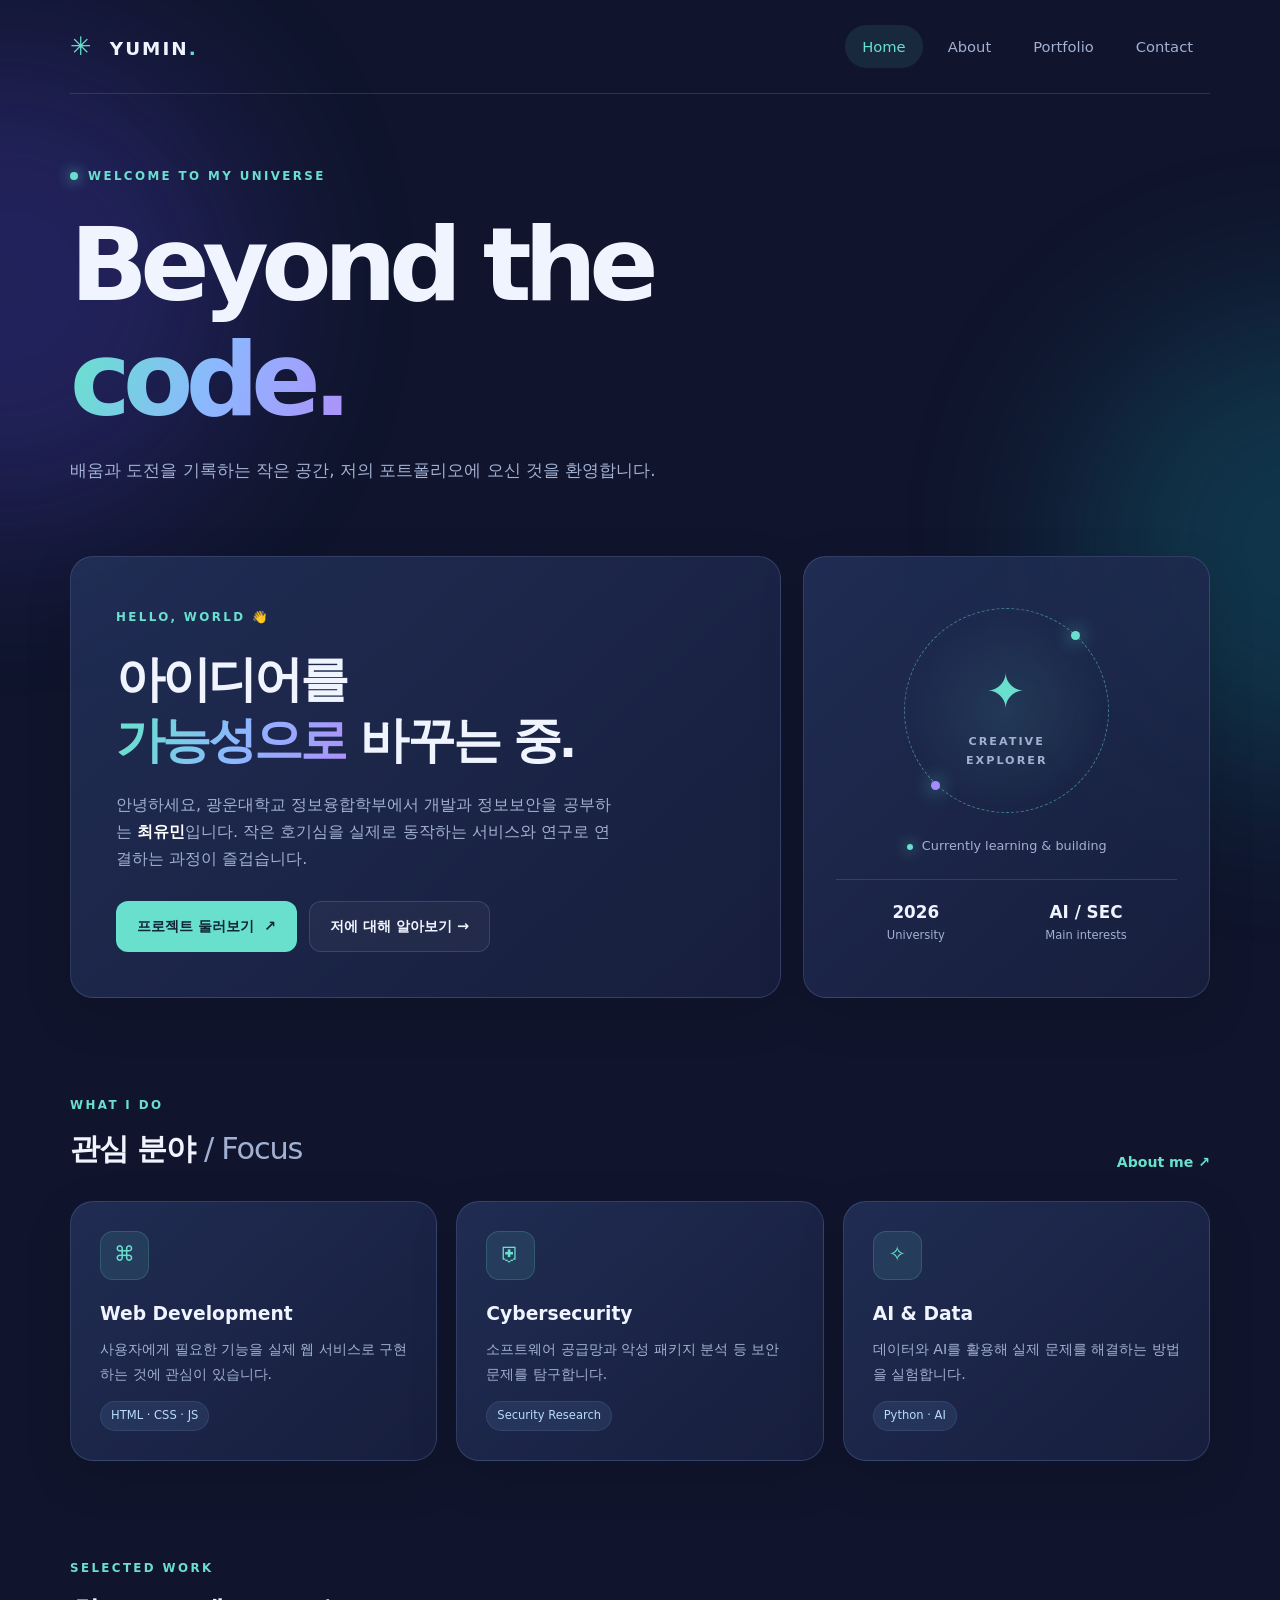
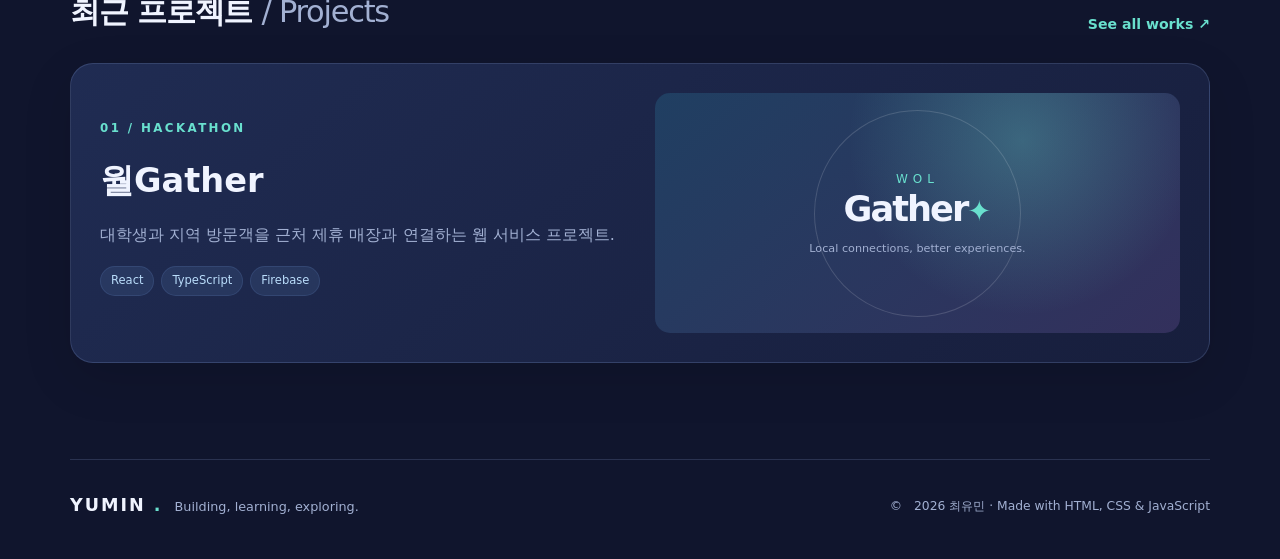
<file: index.html>
<!DOCTYPE html>
<html lang="ko"><head><meta charset="UTF-8"><meta name="viewport" content="width=device-width, initial-scale=1.0"><meta name="description" content="광운대학교 정보융합학부 학생 최유민의 개발 및 보안 포트폴리오"><title>Home | 최유민 · Midnight Aurora</title><link rel="stylesheet" href="style.css"></head>
<body><div class="ambient ambient-a"></div><div class="ambient ambient-b"></div>
<div class="site-shell"><nav class="topbar" aria-label="주 메뉴"><a class="brand" href="index.html"><span class="brand-symbol">✳</span> YUMIN<span class="brand-dot">.</span></a><div class="nav-links"><a href="index.html" class="active" aria-current="page">Home</a>
<a href="about.html" class="" >About</a>
<a href="portfolio.html" class="" >Portfolio</a>
<a href="contact.html" class="" >Contact</a></div><button class="menu-toggle" type="button" aria-label="메뉴 열기" aria-expanded="false">☰</button></nav>
<header class="page-heading"><div class="eyebrow"><span class="pulse"></span>WELCOME TO MY UNIVERSE</div><h1>Beyond the <span class="gradient-text">code.</span></h1><p class="lead">배움과 도전을 기록하는 작은 공간, 저의 포트폴리오에 오신 것을 환영합니다.</p></header>
<main id="main-content"><section class="hero-grid"><div class="glass intro"><span class="tiny-label">HELLO, WORLD 👋</span><h2>아이디어를<br><span class="gradient-text">가능성으로</span> 바꾸는 중.</h2><p>안녕하세요, 광운대학교 정보융합학부에서 개발과 정보보안을 공부하는 <strong>최유민</strong>입니다. 작은 호기심을 실제로 동작하는 서비스와 연구로 연결하는 과정이 즐겁습니다.</p><div class="actions"><a class="btn primary" href="portfolio.html">프로젝트 둘러보기 <span>↗</span></a><a class="btn secondary" href="about.html">저에 대해 알아보기 →</a></div></div><aside class="glass profile-panel"><div class="orbit"><div class="orbit-inner"><span class="orbit-icon">✦</span><span>CREATIVE<br>EXPLORER</span></div></div><div class="status"><span class="status-dot"></span> Currently learning & building</div><div class="mini-stats"><div><b>2026</b><small>University</small></div><div><b>AI / SEC</b><small>Main interests</small></div></div></aside></section>
<section class="section-block"><div class="section-head"><div><span class="tiny-label">WHAT I DO</span><h2>관심 분야 <span class="quiet">/ Focus</span></h2></div><a class="text-link" href="about.html">About me ↗</a></div><div class="three-cols"><article class="glass feature"><span class="feature-icon">⌘</span><h3>Web Development</h3><p>사용자에게 필요한 기능을 실제 웹 서비스로 구현하는 것에 관심이 있습니다.</p><span class="tag">HTML · CSS · JS</span></article><article class="glass feature"><span class="feature-icon">⛨</span><h3>Cybersecurity</h3><p>소프트웨어 공급망과 악성 패키지 분석 등 보안 문제를 탐구합니다.</p><span class="tag">Security Research</span></article><article class="glass feature"><span class="feature-icon">✧</span><h3>AI & Data</h3><p>데이터와 AI를 활용해 실제 문제를 해결하는 방법을 실험합니다.</p><span class="tag">Python · AI</span></article></div></section>
<section class="section-block"><div class="section-head"><div><span class="tiny-label">SELECTED WORK</span><h2>최근 프로젝트 <span class="quiet">/ Projects</span></h2></div><a class="text-link" href="portfolio.html">See all works ↗</a></div><div class="project-spotlight glass"><div><span class="tiny-label">01 / HACKATHON</span><h3>월Gather</h3><p>대학생과 지역 방문객을 근처 제휴 매장과 연결하는 웹 서비스 프로젝트.</p><div class="tags"><span class="tag">React</span><span class="tag">TypeScript</span><span class="tag">Firebase</span></div></div><div class="project-graphic"><span>WOL</span><strong>Gather<span>✦</span></strong><small>Local connections, better experiences.</small></div></div></section></main>
<footer><div><strong>YUMIN<span class="brand-dot">.</span></strong> <span>Building, learning, exploring.</span></div><small>© <span id="year">2026</span> 최유민 · Made with HTML, CSS & JavaScript</small></footer></div><script src="script.js"></script></body></html>
</file>
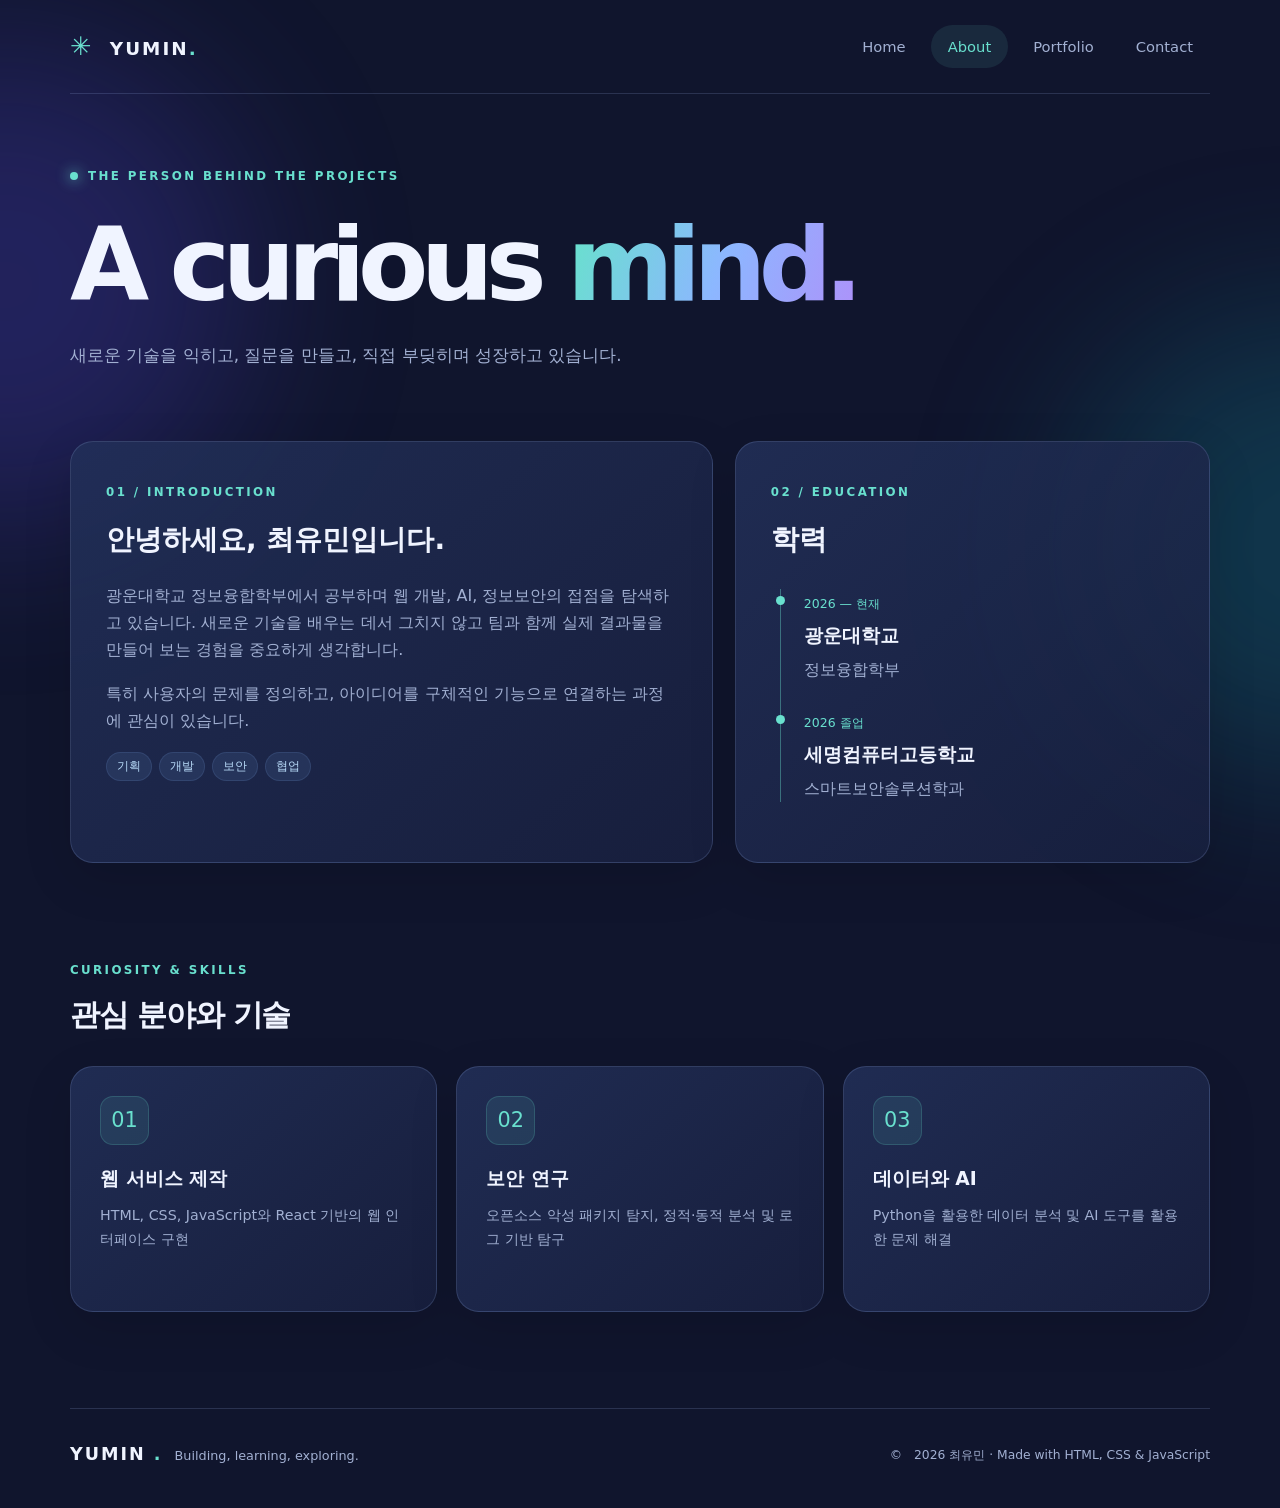
<file: about.html>
<!DOCTYPE html>
<html lang="ko"><head><meta charset="UTF-8"><meta name="viewport" content="width=device-width, initial-scale=1.0"><meta name="description" content="광운대학교 정보융합학부 학생 최유민의 개발 및 보안 포트폴리오"><title>About | 최유민 · Midnight Aurora</title><link rel="stylesheet" href="style.css"></head>
<body><div class="ambient ambient-a"></div><div class="ambient ambient-b"></div>
<div class="site-shell"><nav class="topbar" aria-label="주 메뉴"><a class="brand" href="index.html"><span class="brand-symbol">✳</span> YUMIN<span class="brand-dot">.</span></a><div class="nav-links"><a href="index.html" class="" >Home</a>
<a href="about.html" class="active" aria-current="page">About</a>
<a href="portfolio.html" class="" >Portfolio</a>
<a href="contact.html" class="" >Contact</a></div><button class="menu-toggle" type="button" aria-label="메뉴 열기" aria-expanded="false">☰</button></nav>
<header class="page-heading"><div class="eyebrow"><span class="pulse"></span>THE PERSON BEHIND THE PROJECTS</div><h1>A curious <span class="gradient-text">mind.</span></h1><p class="lead">새로운 기술을 익히고, 질문을 만들고, 직접 부딪히며 성장하고 있습니다.</p></header>
<main id="main-content"><section class="two-col"><article class="glass content-card"><span class="tiny-label">01 / INTRODUCTION</span><h2>안녕하세요, 최유민입니다.</h2><p>광운대학교 정보융합학부에서 공부하며 웹 개발, AI, 정보보안의 접점을 탐색하고 있습니다. 새로운 기술을 배우는 데서 그치지 않고 팀과 함께 실제 결과물을 만들어 보는 경험을 중요하게 생각합니다.</p><p>특히 사용자의 문제를 정의하고, 아이디어를 구체적인 기능으로 연결하는 과정에 관심이 있습니다.</p><div class="tags"><span class="tag">기획</span><span class="tag">개발</span><span class="tag">보안</span><span class="tag">협업</span></div></article><aside class="glass content-card"><span class="tiny-label">02 / EDUCATION</span><h2>학력</h2><div class="timeline"><div><span class="when">2026 — 현재</span><h3>광운대학교</h3><p>정보융합학부</p></div><div><span class="when">2026 졸업</span><h3>세명컴퓨터고등학교</h3><p>스마트보안솔루션학과</p></div></div></aside></section><section class="section-block"><div class="section-head"><div><span class="tiny-label">CURIOSITY & SKILLS</span><h2>관심 분야와 기술</h2></div></div><div class="three-cols"><div class="glass feature"><span class="feature-icon">01</span><h3>웹 서비스 제작</h3><p>HTML, CSS, JavaScript와 React 기반의 웹 인터페이스 구현</p></div><div class="glass feature"><span class="feature-icon">02</span><h3>보안 연구</h3><p>오픈소스 악성 패키지 탐지, 정적·동적 분석 및 로그 기반 탐구</p></div><div class="glass feature"><span class="feature-icon">03</span><h3>데이터와 AI</h3><p>Python을 활용한 데이터 분석 및 AI 도구를 활용한 문제 해결</p></div></div></section></main>
<footer><div><strong>YUMIN<span class="brand-dot">.</span></strong> <span>Building, learning, exploring.</span></div><small>© <span id="year">2026</span> 최유민 · Made with HTML, CSS & JavaScript</small></footer></div><script src="script.js"></script></body></html>
</file>
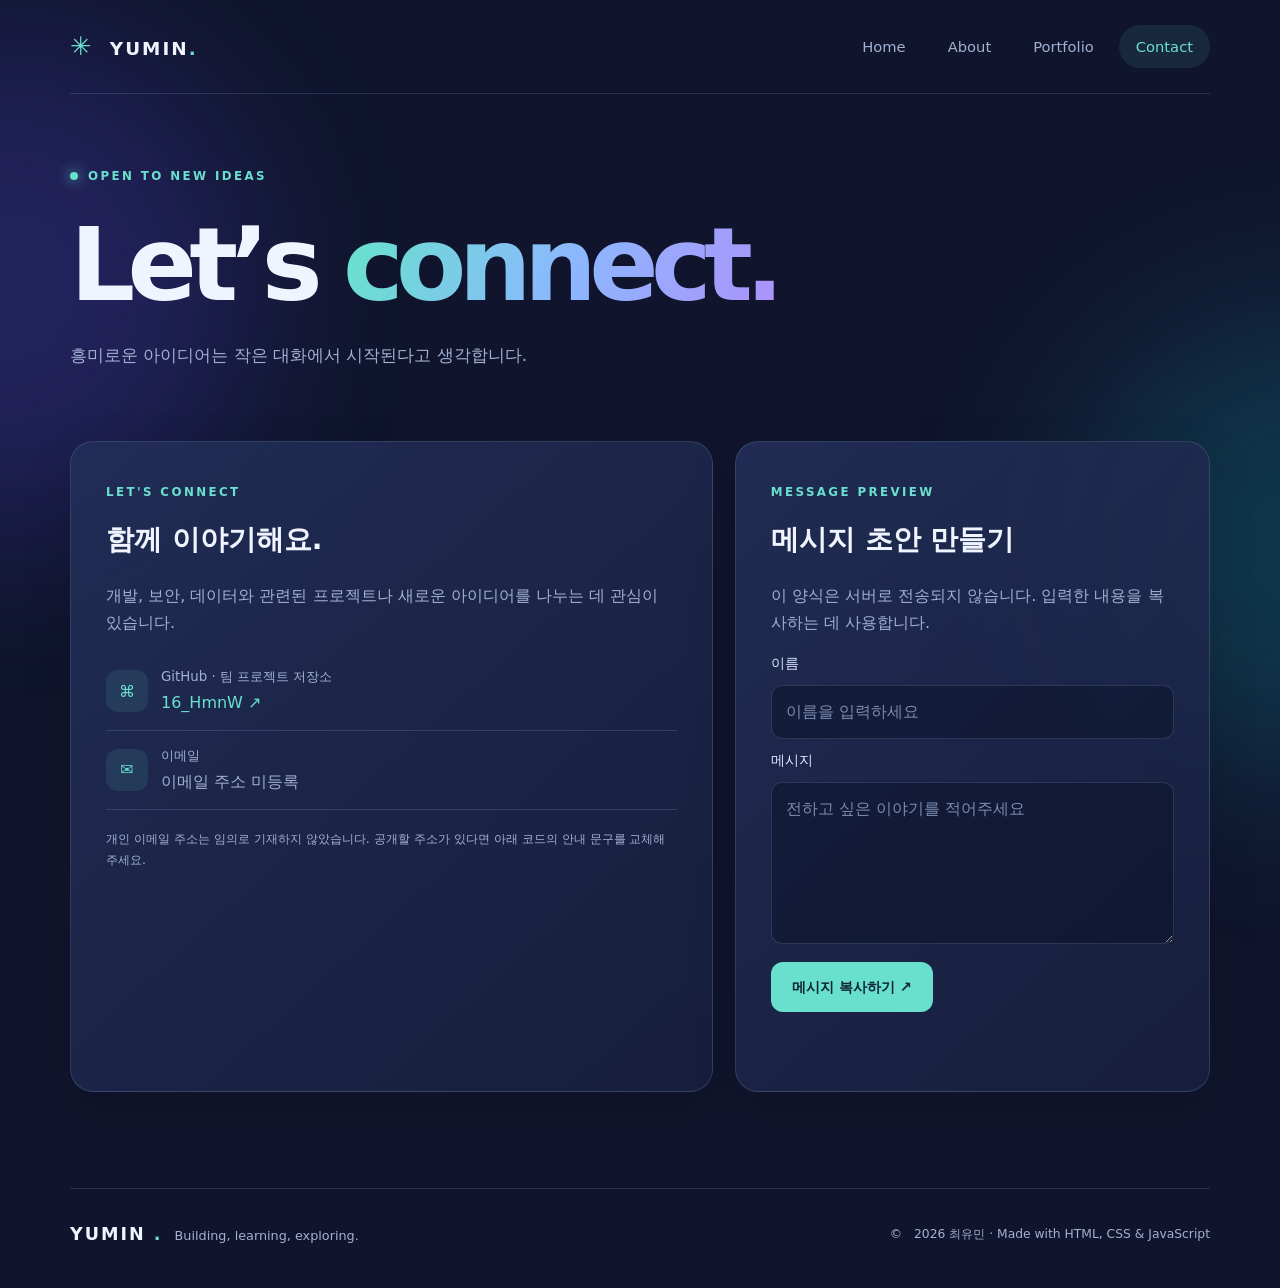
<file: contact.html>
<!DOCTYPE html>
<html lang="ko"><head><meta charset="UTF-8"><meta name="viewport" content="width=device-width, initial-scale=1.0"><meta name="description" content="광운대학교 정보융합학부 학생 최유민의 개발 및 보안 포트폴리오"><title>Contact | 최유민 · Midnight Aurora</title><link rel="stylesheet" href="style.css"></head>
<body><div class="ambient ambient-a"></div><div class="ambient ambient-b"></div>
<div class="site-shell"><nav class="topbar" aria-label="주 메뉴"><a class="brand" href="index.html"><span class="brand-symbol">✳</span> YUMIN<span class="brand-dot">.</span></a><div class="nav-links"><a href="index.html" class="" >Home</a>
<a href="about.html" class="" >About</a>
<a href="portfolio.html" class="" >Portfolio</a>
<a href="contact.html" class="active" aria-current="page">Contact</a></div><button class="menu-toggle" type="button" aria-label="메뉴 열기" aria-expanded="false">☰</button></nav>
<header class="page-heading"><div class="eyebrow"><span class="pulse"></span>OPEN TO NEW IDEAS</div><h1>Let’s <span class="gradient-text">connect.</span></h1><p class="lead">흥미로운 아이디어는 작은 대화에서 시작된다고 생각합니다.</p></header>
<main id="main-content"><section class="two-col"><article class="glass content-card"><span class="tiny-label">LET'S CONNECT</span><h2>함께 이야기해요.</h2><p>개발, 보안, 데이터와 관련된 프로젝트나 새로운 아이디어를 나누는 데 관심이 있습니다.</p><div class="contact-method"><span class="contact-symbol">⌘</span><div><small>GitHub · 팀 프로젝트 저장소</small><a href="https://github.com/2026-KW-HACKATHON/16_HmnW" target="_blank" rel="noopener noreferrer">16_HmnW ↗</a></div></div><div class="contact-method"><span class="contact-symbol">✉</span><div><small>이메일</small><span class="muted">이메일 주소 미등록</span></div></div><p class="fine-print">개인 이메일 주소는 임의로 기재하지 않았습니다. 공개할 주소가 있다면 아래 코드의 안내 문구를 교체해 주세요.</p></article><article class="glass content-card"><span class="tiny-label">MESSAGE PREVIEW</span><h2>메시지 초안 만들기</h2><p class="muted">이 양식은 서버로 전송되지 않습니다. 입력한 내용을 복사하는 데 사용합니다.</p><form id="contact-form" class="contact-form"><label for="visitor-name">이름</label><input id="visitor-name" name="name" type="text" required maxlength="80" placeholder="이름을 입력하세요"><label for="visitor-message">메시지</label><textarea id="visitor-message" name="message" rows="5" required maxlength="2000" placeholder="전하고 싶은 이야기를 적어주세요"></textarea><button class="btn primary" type="submit">메시지 복사하기 ↗</button><p id="form-feedback" class="form-feedback" role="status" aria-live="polite"></p></form></article></section></main>
<footer><div><strong>YUMIN<span class="brand-dot">.</span></strong> <span>Building, learning, exploring.</span></div><small>© <span id="year">2026</span> 최유민 · Made with HTML, CSS & JavaScript</small></footer></div><script src="script.js"></script></body></html>
</file>
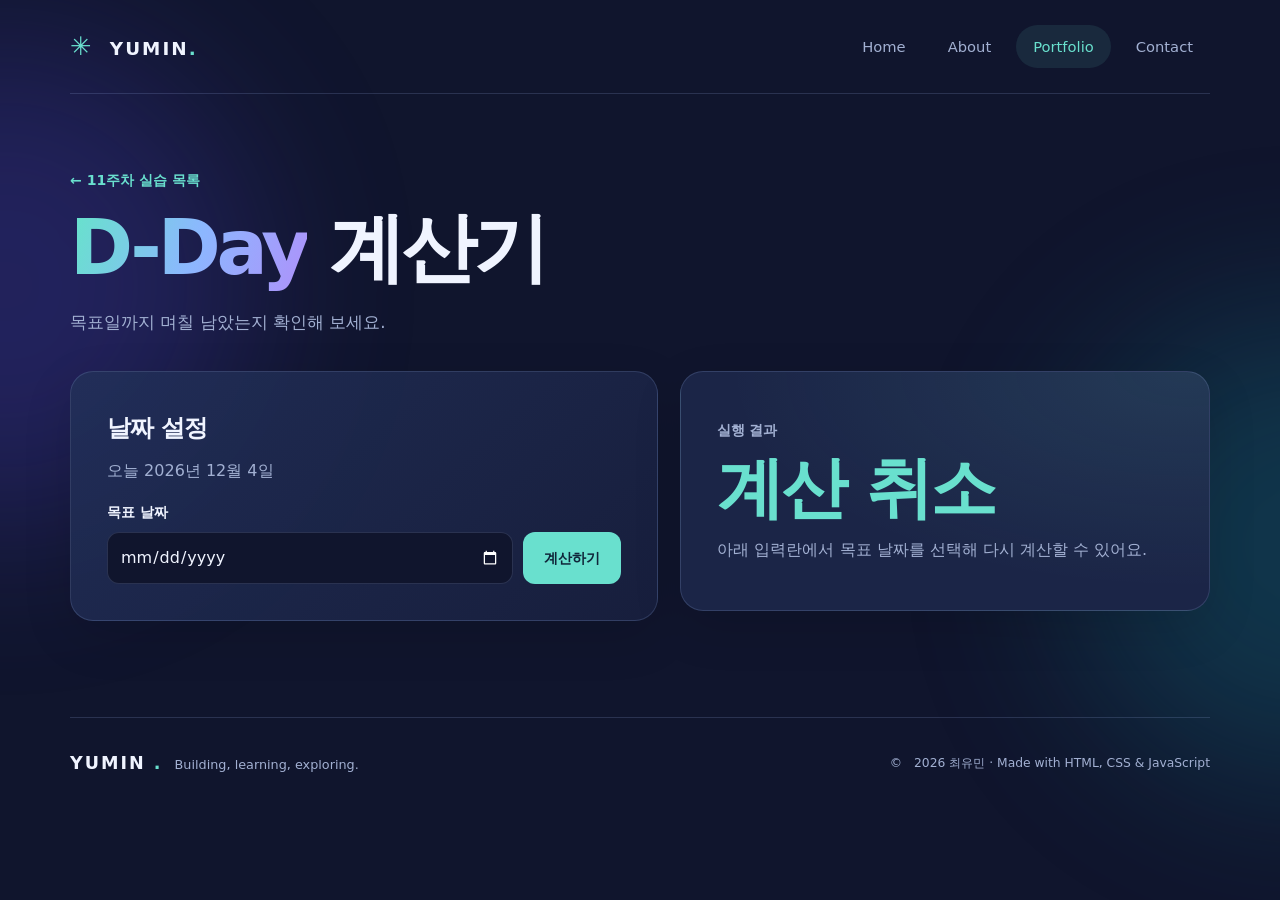
<file: dday.html>
<!DOCTYPE html>
<html lang="ko">
<head>
  <meta charset="UTF-8">
  <meta name="viewport" content="width=device-width, initial-scale=1.0">
  <title>D-Day 계산기 | 최유민 · Midnight Aurora</title>
  <link rel="stylesheet" href="style.css">
  <link rel="stylesheet" href="practice.css">
  <script src="practice.js"></script>
</head>
<body>
  <div class="ambient ambient-a"></div>
  <div class="ambient ambient-b"></div>
  <div class="site-shell">
    <nav class="topbar" aria-label="주 메뉴">
      <a class="brand" href="index.html"><span class="brand-symbol">✳</span> YUMIN<span class="brand-dot">.</span></a>
      <div class="nav-links">
        <a href="index.html">Home</a>
        <a href="about.html">About</a>
        <a href="portfolio.html" class="active">Portfolio</a>
        <a href="contact.html">Contact</a>
      </div>
      <button class="menu-toggle" type="button" aria-label="메뉴 열기" aria-expanded="false">☰</button>
    </nav>

    <header class="page-heading practice-heading">
      <a class="text-link" href="portfolio.html#practice-heading">← 11주차 실습 목록</a>
      <h1><span class="gradient-text">D-Day</span> 계산기</h1>
      <p class="lead">목표일까지 며칠 남았는지 확인해 보세요.</p>
    </header>

    <main class="practice-grid" id="main-content">
      <section class="glass practice-panel" aria-labelledby="settings-heading">
        <h2 id="settings-heading">날짜 설정</h2>
        <p id="dday-today"></p>
        <form class="practice-form" id="dday-form">
          <label for="target-date">목표 날짜</label>
          <div class="practice-controls">
            <input type="date" id="target-date" min="1000-01-01" max="9999-12-31" required>
            <button class="btn primary" type="submit">계산하기</button>
          </div>
        </form>
      </section>
      <section class="glass practice-panel practice-result" aria-labelledby="result-heading">
        <h2 id="result-heading">실행 결과</h2>
        <div role="status" aria-atomic="true">
          <script>
            const today = new Date();
            const initialDday = calculateDday(readDatePrompts(today), today);
            writeInitialResult(initialDday);
            mountDday(initialDday, today);
          </script>
          <noscript>JavaScript를 켜면 결과를 확인할 수 있어요.</noscript>
        </div>
      </section>
    </main>

    <footer>
      <div><strong>YUMIN<span class="brand-dot">.</span></strong> <span>Building, learning, exploring.</span></div>
      <small>© <span id="year">2026</span> 최유민 · Made with HTML, CSS &amp; JavaScript</small>
    </footer>
  </div>
  <script src="script.js"></script>
</body>
</html>
</file>
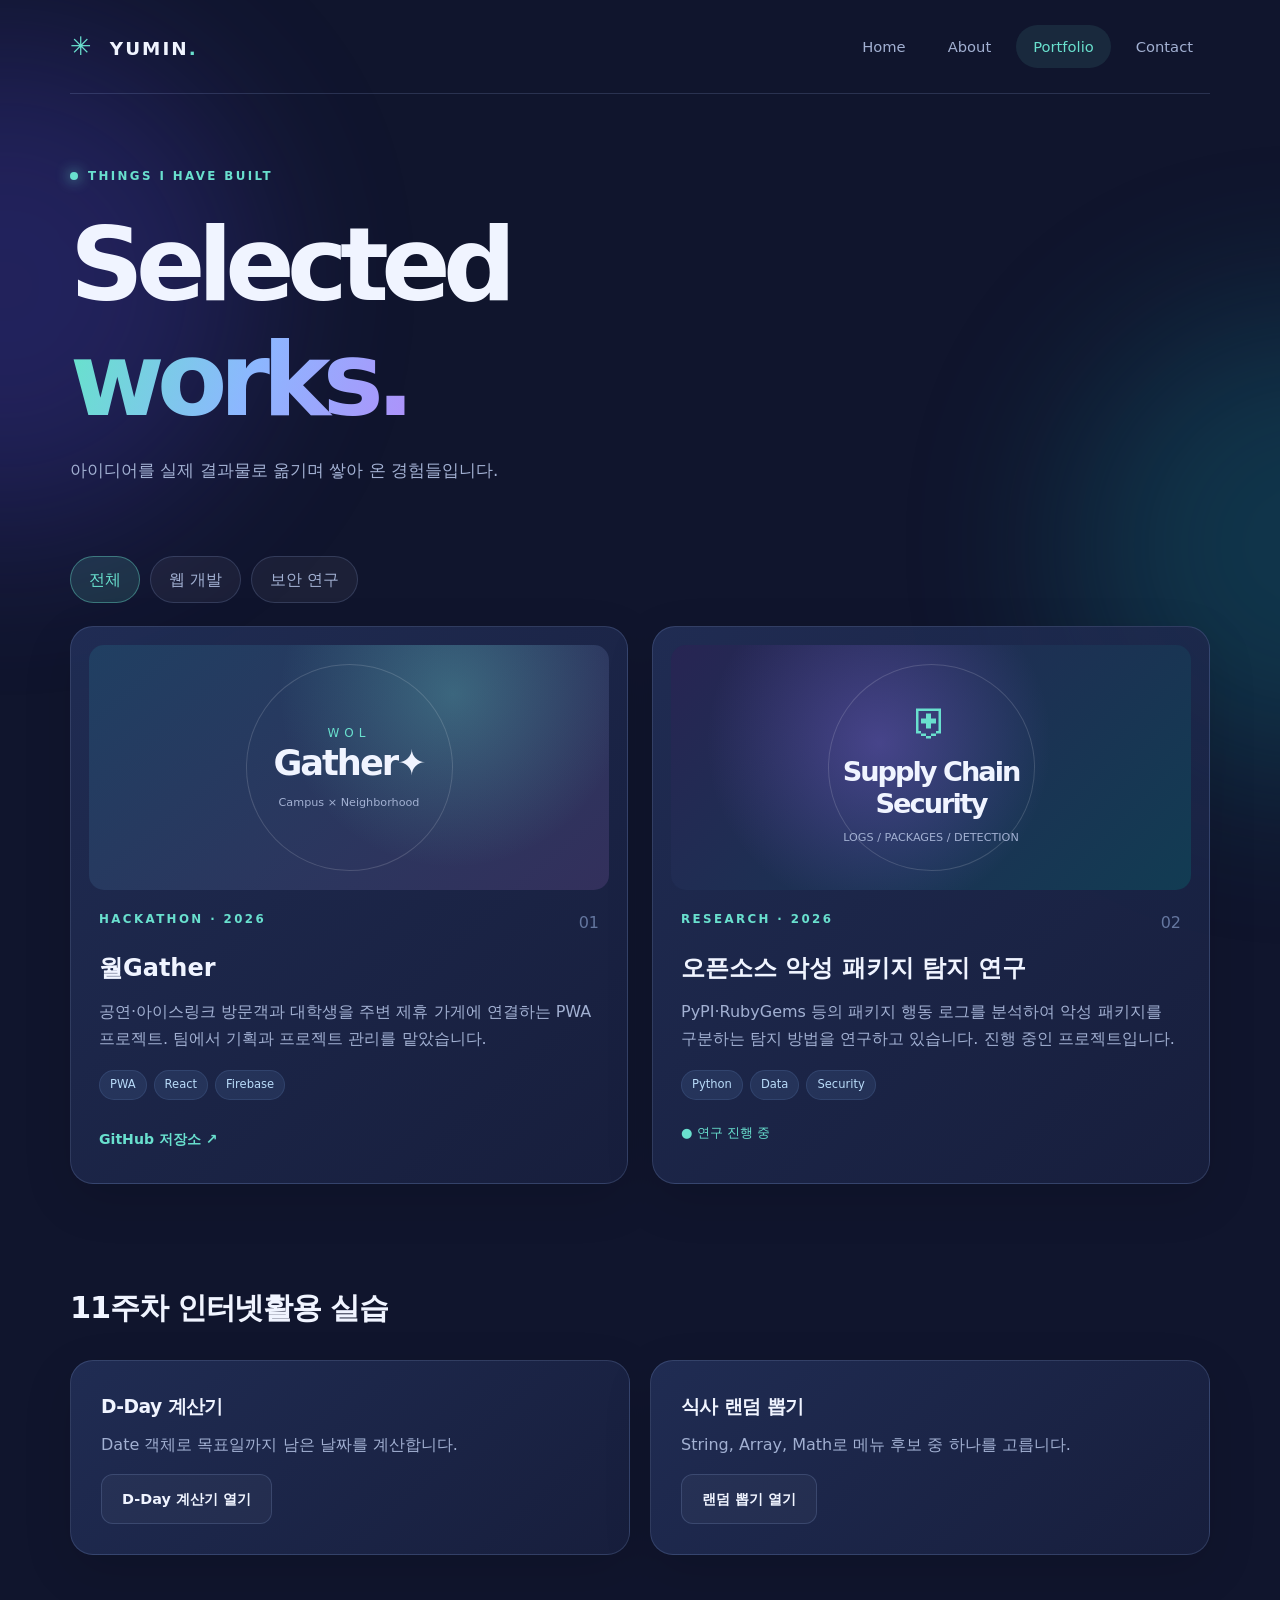
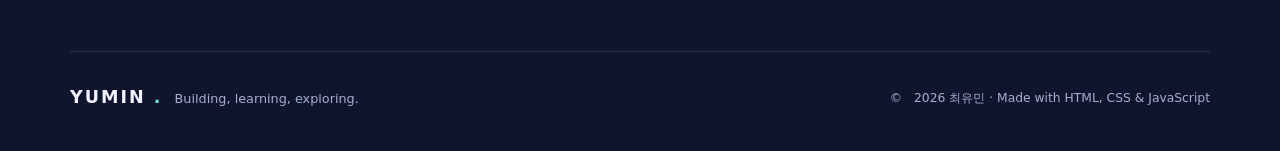
<file: portfolio.html>
<!DOCTYPE html>
<html lang="ko"><head><meta charset="UTF-8"><meta name="viewport" content="width=device-width, initial-scale=1.0"><meta name="description" content="광운대학교 정보융합학부 학생 최유민의 개발 및 보안 포트폴리오"><title>Portfolio | 최유민 · Midnight Aurora</title><link rel="stylesheet" href="style.css">
<link rel="stylesheet" href="practice.css">
</head>
<body><div class="ambient ambient-a"></div><div class="ambient ambient-b"></div>
<div class="site-shell"><nav class="topbar" aria-label="주 메뉴"><a class="brand" href="index.html"><span class="brand-symbol">✳</span> YUMIN<span class="brand-dot">.</span></a><div class="nav-links"><a href="index.html" class="" >Home</a>
<a href="about.html" class="" >About</a>
<a href="portfolio.html" class="active" aria-current="page">Portfolio</a>
<a href="contact.html" class="" >Contact</a></div><button class="menu-toggle" type="button" aria-label="메뉴 열기" aria-expanded="false">☰</button></nav>
<header class="page-heading"><div class="eyebrow"><span class="pulse"></span>THINGS I HAVE BUILT</div><h1>Selected <span class="gradient-text">works.</span></h1><p class="lead">아이디어를 실제 결과물로 옮기며 쌓아 온 경험들입니다.</p></header>
<main id="main-content"><section class="section-block compact"><div class="filter-bar" role="group" aria-label="프로젝트 유형 필터"><button class="filter-btn selected" data-filter="all" type="button" aria-pressed="true">전체</button><button class="filter-btn" data-filter="web" type="button" aria-pressed="false">웹 개발</button><button class="filter-btn" data-filter="research" type="button" aria-pressed="false">보안 연구</button></div><div class="project-grid" id="project-grid"><article class="glass project-card" data-category="web"><div class="project-art art-gather"><span>WOL</span><strong>Gather✦</strong><small>Campus × Neighborhood</small></div><div class="project-copy"><div class="project-top"><span class="tiny-label">HACKATHON · 2026</span><span class="project-number">01</span></div><h2>월Gather</h2><p>공연·아이스링크 방문객과 대학생을 주변 제휴 가게에 연결하는 PWA 프로젝트. 팀에서 기획과 프로젝트 관리를 맡았습니다.</p><div class="tags"><span class="tag">PWA</span><span class="tag">React</span><span class="tag">Firebase</span></div><a class="text-link" href="https://github.com/2026-KW-HACKATHON/16_HmnW" target="_blank" rel="noopener noreferrer">GitHub 저장소 ↗</a></div></article><article class="glass project-card" data-category="research"><div class="project-art art-security"><span class="shield">⛨</span><strong>Supply Chain<br>Security</strong><small>LOGS / PACKAGES / DETECTION</small></div><div class="project-copy"><div class="project-top"><span class="tiny-label">RESEARCH · 2026</span><span class="project-number">02</span></div><h2>오픈소스 악성 패키지 탐지 연구</h2><p>PyPI·RubyGems 등의 패키지 행동 로그를 분석하여 악성 패키지를 구분하는 탐지 방법을 연구하고 있습니다. 진행 중인 프로젝트입니다.</p><div class="tags"><span class="tag">Python</span><span class="tag">Data</span><span class="tag">Security</span></div><span class="project-state">● 연구 진행 중</span></div></article></div><p id="empty-state" class="empty-state" hidden>해당 유형의 프로젝트가 없습니다.</p></section>
  <section class="section-block" aria-labelledby="practice-heading">
    <div class="section-head">
      <h2 id="practice-heading">11주차 인터넷활용 실습</h2>
    </div>
    <ol class="practice-links">
      <li class="glass">
        <h3>D-Day 계산기</h3>
        <p>Date 객체로 목표일까지 남은 날짜를 계산합니다.</p>
        <a class="btn secondary" href="dday.html">D-Day 계산기 열기</a>
      </li>
      <li class="glass">
        <h3>식사 랜덤 뽑기</h3>
        <p>String, Array, Math로 메뉴 후보 중 하나를 고릅니다.</p>
        <a class="btn secondary" href="random.html">랜덤 뽑기 열기</a>
      </li>
    </ol>
  </section>
</main>
<footer><div><strong>YUMIN<span class="brand-dot">.</span></strong> <span>Building, learning, exploring.</span></div><small>© <span id="year">2026</span> 최유민 · Made with HTML, CSS & JavaScript</small></footer></div><script src="script.js"></script></body></html>
</file>
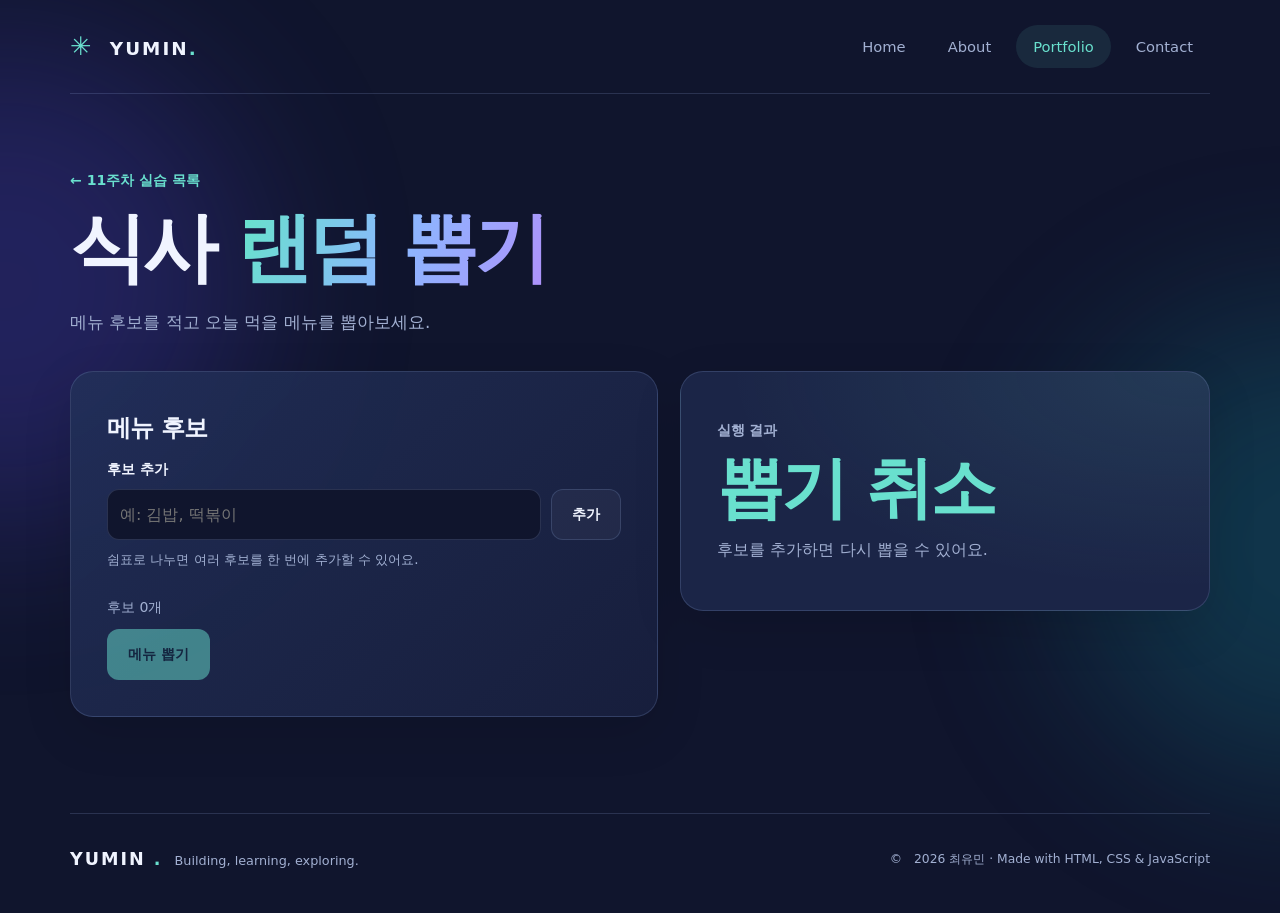
<file: random.html>
<!DOCTYPE html>
<html lang="ko">
<head>
  <meta charset="UTF-8">
  <meta name="viewport" content="width=device-width, initial-scale=1.0">
  <title>식사 랜덤 뽑기 | 최유민 · Midnight Aurora</title>
  <link rel="stylesheet" href="style.css">
  <link rel="stylesheet" href="practice.css">
  <script src="practice.js"></script>
</head>
<body>
  <div class="ambient ambient-a"></div>
  <div class="ambient ambient-b"></div>
  <div class="site-shell">
    <nav class="topbar" aria-label="주 메뉴">
      <a class="brand" href="index.html"><span class="brand-symbol">✳</span> YUMIN<span class="brand-dot">.</span></a>
      <div class="nav-links">
        <a href="index.html">Home</a>
        <a href="about.html">About</a>
        <a href="portfolio.html" class="active">Portfolio</a>
        <a href="contact.html">Contact</a>
      </div>
      <button class="menu-toggle" type="button" aria-label="메뉴 열기" aria-expanded="false">☰</button>
    </nav>

    <header class="page-heading practice-heading">
      <a class="text-link" href="portfolio.html#practice-heading">← 11주차 실습 목록</a>
      <h1>식사 <span class="gradient-text">랜덤 뽑기</span></h1>
      <p class="lead">메뉴 후보를 적고 오늘 먹을 메뉴를 뽑아보세요.</p>
    </header>

    <main class="practice-grid" id="main-content">
      <section class="glass practice-panel" aria-labelledby="settings-heading">
        <h2 id="settings-heading">메뉴 후보</h2>
        <form class="practice-form" id="candidate-form">
          <label for="candidate-input">후보 추가</label>
          <div class="practice-controls">
            <input type="text" id="candidate-input" placeholder="예: 김밥, 떡볶이" aria-describedby="candidate-help" required>
            <button class="btn secondary" type="submit">추가</button>
          </div>
          <p class="practice-help" id="candidate-help">쉼표로 나누면 여러 후보를 한 번에 추가할 수 있어요.</p>
        </form>
        <p class="candidate-heading" id="candidate-count">후보 0개</p>
        <ul class="candidate-list" id="candidate-list" aria-label="뽑기 후보"></ul>
        <button class="btn primary" id="draw-button" type="button" disabled>메뉴 뽑기</button>
      </section>
      <section class="glass practice-panel practice-result" aria-labelledby="result-heading">
        <h2 id="result-heading">실행 결과</h2>
        <div role="status" aria-atomic="true">
          <script>
            const candidateText = prompt('메뉴를 쉼표(,)로 구분해 입력하세요.', '짜장면,짬뽕,제육볶음');
            const candidates = splitCandidates(candidateText || '');
            const selectedIndex = candidates.length ? randomIndex(candidates) : -1;
            const initialDraw = candidates.length
              ? drawResult(candidates[selectedIndex])
              : { value: '뽑기 취소', detail: '후보를 추가하면 다시 뽑을 수 있어요.' };
            writeInitialResult(initialDraw);
            mountRandom(candidates, selectedIndex);
          </script>
          <noscript>JavaScript를 켜면 결과를 확인할 수 있어요.</noscript>
        </div>
      </section>
    </main>

    <footer>
      <div><strong>YUMIN<span class="brand-dot">.</span></strong> <span>Building, learning, exploring.</span></div>
      <small>© <span id="year">2026</span> 최유민 · Made with HTML, CSS &amp; JavaScript</small>
    </footer>
  </div>
  <script src="script.js"></script>
</body>
</html>
</file>
<file: style.css>
/* Midnight Aurora — 원본 템플릿 색상 테마를 변경하고 카드 및 반응형 구조를 추가했습니다. */
:root{--primary:#69e0ce;--primary-dark:#3bbcae;--bg:#10152d;--text:#f0f4ff;--panel:#1b2547;--muted:#a2b0d2;--violet:#a58bff;--border:rgba(171,197,255,.17)}
*{box-sizing:border-box}html{scroll-behavior:smooth}body{margin:0;min-height:100vh;font-family:system-ui,-apple-system,"Segoe UI","Noto Sans KR",sans-serif;background:var(--bg);color:var(--text);line-height:1.7;overflow-x:hidden}a{color:inherit}button,input,textarea{font:inherit}button,a{-webkit-tap-highlight-color:transparent}button:focus-visible,a:focus-visible,input:focus-visible,textarea:focus-visible{outline:2px solid var(--primary);outline-offset:3px}.ambient{position:fixed;pointer-events:none;filter:blur(88px);z-index:-1;opacity:.27;border-radius:50%}.ambient-a{background:#5548dc;width:490px;height:490px;left:-240px;top:40px}.ambient-b{background:#138c9a;width:470px;height:470px;right:-260px;top:310px}.site-shell{width:min(1140px,calc(100% - 48px));margin:auto}.topbar{position:relative;display:flex;justify-content:space-between;align-items:center;min-height:94px;border-bottom:1px solid var(--border)}.brand{text-decoration:none;letter-spacing:2px;font-size:1.15rem;font-weight:850}.brand-symbol,.brand-dot{color:var(--primary)}.brand-symbol{font-size:1.6rem;margin-right:8px}.nav-links{display:flex;gap:8px}.nav-links a{text-decoration:none;color:var(--muted);padding:9px 17px;border-radius:30px;font-size:.92rem;transition:.2s}.nav-links a:hover,.nav-links a.active{background:rgba(105,224,206,.1);color:var(--primary)}.menu-toggle{display:none;color:var(--text);background:transparent;border:1px solid var(--border);border-radius:12px;padding:5px 12px;cursor:pointer}.page-heading{padding:72px 0 55px;max-width:800px}.eyebrow,.tiny-label{font-size:.74rem;letter-spacing:2.4px;font-weight:750;color:var(--primary)}.eyebrow{display:flex;align-items:center;gap:10px}.pulse,.status-dot{height:8px;width:8px;border-radius:100%;background:var(--primary);display:inline-block;box-shadow:0 0 14px var(--primary)}h1{font-size:clamp(3.2rem,8.1vw,6.4rem);line-height:1.12;letter-spacing:-.075em;margin:22px 0 18px;font-weight:850}h2,h3,p{margin-top:0}.gradient-text{background:linear-gradient(110deg,#69e0ce 5%,#8cb7ff 53%,#ae91fa);background-clip:text;-webkit-background-clip:text;color:transparent}.lead{color:var(--muted);font-size:1.05rem}.glass{background:linear-gradient(138deg,rgba(34,48,89,.87),rgba(24,32,63,.88));border:1px solid var(--border);border-radius:23px;box-shadow:0 16px 50px rgba(0,0,0,.12)}.hero-grid{display:grid;grid-template-columns:1.4fr .8fr;gap:22px}.intro{padding:45px}.intro h2{font-size:clamp(2rem,3.8vw,3.4rem);line-height:1.25;letter-spacing:-.06em;margin:20px 0}.intro p,.feature p,.project-copy p,.content-card p{color:var(--muted)}.intro p{max-width:500px}.intro strong{color:white}.actions{display:flex;gap:12px;flex-wrap:wrap;margin-top:29px}.btn{display:inline-flex;align-items:center;justify-content:center;gap:10px;border-radius:12px;padding:12px 20px;text-decoration:none;font-size:.9rem;font-weight:760;cursor:pointer;border:1px solid transparent;transition:transform .2s,background .2s}.btn:hover{transform:translateY(-2px)}.btn.primary{color:#10263a;background:var(--primary)}.btn.primary:hover{background:#a2f1e7}.btn.secondary{border-color:var(--border);color:var(--text);background:rgba(255,255,255,.04)}.btn.secondary:hover{background:rgba(255,255,255,.1)}.profile-panel{padding:32px;display:flex;flex-direction:column;align-items:center;justify-content:center;gap:22px}.orbit{width:205px;height:205px;border-radius:50%;border:1px dashed rgba(105,224,206,.48);display:grid;place-items:center;background:radial-gradient(circle,rgba(105,224,206,.1),transparent 70%);position:relative}.orbit:before,.orbit:after{content:'';position:absolute;width:9px;height:9px;border-radius:50%;background:var(--primary);top:22px;right:28px;box-shadow:0 0 18px var(--primary)}.orbit:after{background:var(--violet);top:auto;bottom:22px;right:auto;left:26px}.orbit-inner{display:flex;flex-direction:column;align-items:center;text-align:center;color:var(--muted);font-weight:800;font-size:.7rem;letter-spacing:2px;line-height:1.7}.orbit-icon{font-size:3rem;color:var(--primary)}.status{font-size:.8rem;color:var(--muted)}.status-dot{width:6px;height:6px;margin-right:5px}.mini-stats{display:flex;width:100%;justify-content:space-around;border-top:1px solid var(--border);padding-top:18px}.mini-stats div{display:flex;flex-direction:column;align-items:center}.mini-stats b{font-size:1.05rem}.mini-stats small{color:var(--muted);font-size:.72rem}.section-block{margin-top:92px}.section-block.compact{margin-top:0}.section-head{display:flex;align-items:end;justify-content:space-between;gap:15px;margin-bottom:26px}.section-head h2{font-size:1.9rem;letter-spacing:-.04em;margin:6px 0 0}.quiet{color:var(--muted);font-weight:400}.text-link{color:var(--primary);font-weight:700;font-size:.88rem;text-decoration:none}.text-link:hover{text-decoration:underline}.three-cols{display:grid;grid-template-columns:repeat(3,1fr);gap:19px}.feature{padding:29px;min-height:246px}.feature-icon{display:inline-grid;place-items:center;width:49px;height:49px;background:rgba(105,224,206,.1);border:1px solid rgba(105,224,206,.18);border-radius:13px;font-size:1.3rem;color:var(--primary);margin-bottom:18px}.feature h3{margin-bottom:8px}.feature p{font-size:.89rem}.tag{display:inline-block;color:#b9dcfa;background:rgba(140,183,255,.1);border:1px solid rgba(140,183,255,.12);border-radius:30px;padding:4px 10px;font-size:.72rem;white-space:nowrap}.tags{display:flex;flex-wrap:wrap;gap:7px;margin:18px 0}.project-spotlight{display:grid;grid-template-columns:1fr 1fr;gap:30px;padding:29px;align-items:center}.project-spotlight h3{font-size:2.1rem;margin:12px 0}.project-spotlight p{color:var(--muted)}.project-graphic,.project-art{min-height:240px;border-radius:15px;display:flex;justify-content:center;align-items:center;flex-direction:column;background:radial-gradient(circle at 70% 20%,rgba(105,224,206,.28),transparent 42%),linear-gradient(140deg,#203f62,#33305c);position:relative;overflow:hidden}.project-graphic:before,.project-art:before{content:'';position:absolute;width:205px;height:205px;border:1px solid rgba(255,255,255,.15);border-radius:50%;transform:rotate(35deg)}.project-graphic>*,.project-art>*{position:relative}.project-graphic span,.project-art span:not(.shield){letter-spacing:5px;font-size:.75rem;color:var(--primary)}.project-graphic strong,.project-art strong{font-size:2.2rem;letter-spacing:-2px;line-height:1.15}.project-graphic strong span{letter-spacing:0;color:var(--primary);font-size:1.8rem}.project-graphic small,.project-art small{color:var(--muted);font-size:.7rem;margin-top:9px}.two-col{display:grid;grid-template-columns:1.15fr .85fr;gap:22px}.content-card{padding:35px}.content-card h2{margin:12px 0 18px;font-size:1.75rem}.timeline{border-left:1px solid rgba(105,224,206,.4);margin-left:9px;padding-left:23px}.timeline>div{position:relative;margin:25px 0}.timeline>div:before{position:absolute;content:'';width:9px;height:9px;border-radius:50%;background:var(--primary);top:7px;left:-28px}.timeline h3{margin:4px 0}.timeline p{margin:0}.when{color:var(--primary);font-size:.78rem}.filter-bar{display:flex;gap:10px;margin-bottom:23px;flex-wrap:wrap}.filter-btn{background:rgba(255,255,255,.05);color:var(--muted);border:1px solid var(--border);border-radius:30px;padding:9px 18px;cursor:pointer}.filter-btn:hover,.filter-btn.selected{background:rgba(105,224,206,.14);color:var(--primary);border-color:rgba(105,224,206,.4)}.project-grid{display:grid;grid-template-columns:repeat(2,1fr);gap:24px}.project-card{padding:18px;overflow:hidden}.project-art{min-height:245px}.art-security{background:radial-gradient(circle at 40% 40%,rgba(155,115,255,.32),transparent 50%),linear-gradient(135deg,#272553,#123c53)}.shield{color:var(--primary);font-size:2.5rem}.art-security strong{text-align:center;font-size:1.7rem}.project-copy{padding:19px 10px 13px}.project-top{display:flex;justify-content:space-between}.project-number{color:#64769f}.project-copy h2{font-size:1.5rem;margin:12px 0 9px}.project-copy .text-link{display:inline-block;margin-top:10px}.project-state{color:var(--primary);font-size:.82rem}.empty-state{color:var(--muted)}.contact-method{display:flex;gap:13px;align-items:center;padding:14px 0;border-bottom:1px solid var(--border)}.contact-symbol{width:42px;height:42px;border-radius:12px;background:rgba(105,224,206,.1);display:grid;place-items:center;color:var(--primary)}.contact-method>div{display:flex;flex-direction:column}.contact-method small{color:var(--muted)}.contact-method a{color:var(--primary);text-decoration:none}.muted,.contact-method .muted{color:var(--muted)}.fine-print{font-size:.78rem;margin-top:18px}.contact-form{display:flex;flex-direction:column;gap:10px}.contact-form label{font-size:.85rem;color:#dbe7ff}.contact-form input,.contact-form textarea{color:var(--text);background:rgba(8,14,34,.43);border:1px solid var(--border);border-radius:11px;padding:12px 14px;resize:vertical}.contact-form input::placeholder,.contact-form textarea::placeholder{color:#7a8bb2}.contact-form button{align-self:flex-start;margin-top:8px}.form-feedback{font-size:.85rem;min-height:20px;color:var(--primary)!important}footer{border-top:1px solid var(--border);margin-top:96px;padding:31px 0 38px;display:flex;justify-content:space-between;align-items:center;gap:12px;flex-wrap:wrap;color:var(--muted);font-size:.8rem}footer strong{color:var(--text);font-size:1.1rem;letter-spacing:2px}footer span{margin-left:8px}footer small{font-size:.77rem}
@media(max-width:820px){.hero-grid,.two-col,.project-spotlight{grid-template-columns:1fr}.three-cols{grid-template-columns:1fr 1fr}.profile-panel{min-height:300px}.page-heading{padding:55px 0 40px}.project-grid{grid-template-columns:1fr}}
@media(max-width:560px){.site-shell{width:calc(100% - 30px)}.topbar{min-height:75px}.menu-toggle{display:block}.nav-links{display:none;position:absolute;top:69px;left:0;right:0;z-index:3;background:#1b2547;flex-direction:column;border:1px solid var(--border);border-radius:14px;padding:10px}.nav-links.open{display:flex}.page-heading{padding:43px 0 32px}h1{font-size:3.25rem}.intro,.content-card{padding:25px}.three-cols{grid-template-columns:1fr}.section-block{margin-top:62px}.section-head{align-items:start;flex-direction:column}.profile-panel{padding:25px}.project-spotlight{padding:20px}.project-graphic{min-height:190px}.contact-form button{width:100%}footer{margin-top:65px}footer span{display:block;margin-left:0}}
@media(prefers-reduced-motion:reduce){html{scroll-behavior:auto}*,*:before,*:after{transition:none!important;animation:none!important}}
</file>
<file: practice.css>
/* 9주차 Midnight Aurora의 색상 변수와 카드, 버튼을 그대로 사용합니다. */
.practice-heading {
  padding-bottom: 34px;
}

.practice-heading h1 {
  font-size: clamp(2.45rem, 6vw, 4.75rem);
  margin-top: 12px;
  letter-spacing: -.055em;
}

.practice-heading .lead {
  margin-bottom: 0;
  word-break: keep-all;
}

.practice-grid {
  display: grid;
  grid-template-columns: minmax(0, 1fr) minmax(0, .9fr);
  gap: 22px;
  align-items: start;
}

.practice-panel {
  min-width: 0;
  padding: clamp(20px, 4vw, 36px);
}

.practice-panel h2,
.practice-links h3 {
  margin: 0 0 8px;
  letter-spacing: -.03em;
}

.practice-panel p,
.practice-links p {
  color: var(--muted);
}

.practice-form label {
  display: block;
  margin-bottom: 8px;
  font-size: .9rem;
  font-weight: 700;
}

.practice-controls {
  display: flex;
  align-items: stretch;
  flex-wrap: wrap;
  gap: 10px;
}

.practice-controls input {
  min-width: 0;
  flex: 1 1 12rem;
  padding: 10px 12px;
  border: 1px solid var(--border);
  border-radius: 12px;
  background: var(--bg);
  color: var(--text);
  color-scheme: dark;
}

.practice-controls .btn {
  white-space: nowrap;
}

.practice-help {
  margin: 9px 0 0;
  font-size: .84rem;
  word-break: keep-all;
}

.practice-result {
  min-height: 240px;
  display: grid;
  align-content: center;
  background:
    radial-gradient(ellipse at 96% 0%, rgba(105, 224, 206, .11), transparent 64%),
    var(--panel);
}

.practice-result h2 {
  font-size: .9rem;
  color: var(--muted);
}

.practice-value {
  display: block;
  color: var(--primary);
  font-size: clamp(2rem, 6vw, 4.2rem);
  line-height: 1.13;
  letter-spacing: -.045em;
  overflow-wrap: anywhere;
}

.practice-detail {
  margin: 10px 0 0;
  overflow-wrap: anywhere;
}

.candidate-heading {
  margin: 25px 0 9px;
  color: var(--muted);
  font-size: .88rem;
}

.candidate-list {
  list-style: none;
  padding: 0;
  margin: 0 0 20px;
  display: flex;
  flex-wrap: wrap;
  gap: 8px;
}

.candidate-list:empty {
  display: none;
}

.candidate-list li {
  max-width: 100%;
  display: flex;
  align-items: center;
  gap: 4px;
  border: 1px solid var(--border);
  border-radius: 24px;
  background: var(--bg);
  padding-left: 12px;
  font-size: .86rem;
}

.candidate-list li.chosen {
  color: var(--primary);
  border-color: var(--primary);
}

.candidate-list span {
  min-width: 0;
  overflow-wrap: anywhere;
}

.candidate-list button {
  flex: none;
  width: 34px;
  height: 34px;
  padding: 0;
  border: 0;
  border-radius: 50%;
  color: var(--muted);
  background: transparent;
  cursor: pointer;
}

.candidate-list button:hover {
  color: var(--text);
  background: rgba(255, 255, 255, .09);
}

.practice-panel .btn:disabled {
  opacity: .5;
  cursor: default;
  transform: none;
}

.practice-links {
  list-style: none;
  margin: 0;
  padding: 0;
  display: grid;
  grid-template-columns: repeat(2, minmax(0, 1fr));
  gap: 20px;
}

.practice-links li {
  display: grid;
  justify-items: start;
  align-content: start;
  padding: clamp(20px, 4vw, 30px);
}

.practice-links p {
  margin: 0 0 16px;
}

.practice-links a {
  margin-top: auto;
}

@media (max-width: 720px) {
  .practice-grid,
  .practice-links {
    grid-template-columns: minmax(0, 1fr);
  }

  .practice-result {
    min-height: 185px;
  }
}

@media (max-width: 560px) {
  footer strong .brand-dot,
  footer small #year {
    display: inline;
  }
}
</file>
